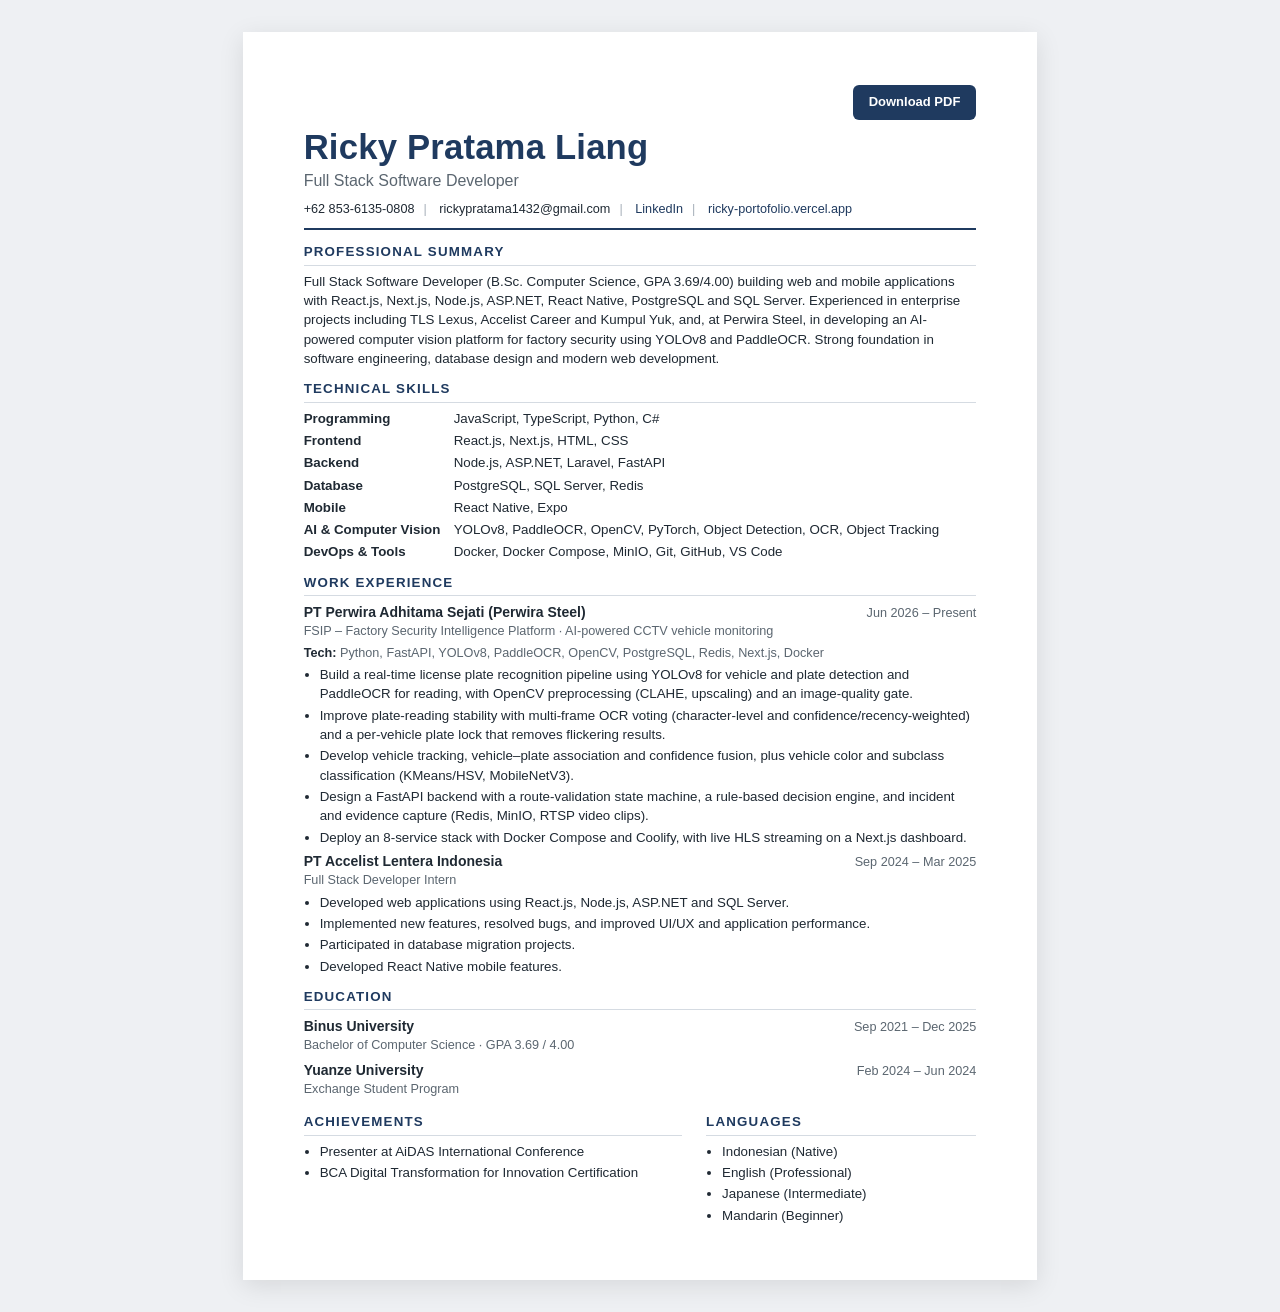
<file: index.html>
<!DOCTYPE html>
<html lang="en">
<head>
    <meta charset="UTF-8">
    <meta name="viewport" content="width=device-width, initial-scale=1.0">
    <title>Ricky Pratama Liang - Resume</title>
    <link rel="stylesheet" href="Style.css">
</head>
<body>

<div class="cv-container">

    <div class="top-actions">
        <a class="btn-download" href="Ricky-Pratama-Liang-CV.pdf" download>Download PDF</a>
    </div>

    <header class="header">
        <h1 class="name">Ricky Pratama Liang</h1>
        <h2 class="job-title">Full Stack Software Developer</h2>
        <p class="contact">
            <span>+62 853-6135-0808</span>
            <span>rickypratama1432@gmail.com</span>
            <a href="https://www.linkedin.com/in/ricky-pratama-liang-95b5472a5" target="_blank">LinkedIn</a>
            <a href="https://ricky-portofolio.vercel.app/" target="_blank">ricky-portofolio.vercel.app</a>
        </p>
    </header>

    <section class="section">
        <h2 class="section-title">Professional Summary</h2>
        <p>
            Full Stack Software Developer (B.Sc. Computer Science, GPA 3.69/4.00) building web and
            mobile applications with React.js, Next.js, Node.js, ASP.NET, React Native, PostgreSQL and
            SQL Server. Experienced in enterprise projects including TLS Lexus, Accelist Career and
            Kumpul Yuk, and, at Perwira Steel, in developing an AI-powered computer vision platform for
            factory security using YOLOv8 and PaddleOCR. Strong foundation in software engineering, database design
            and modern web development.
        </p>
    </section>

    <section class="section">
        <h2 class="section-title">Technical Skills</h2>
        <dl class="skills">
            <dt>Programming</dt><dd>JavaScript, TypeScript, Python, C#</dd>
            <dt>Frontend</dt><dd>React.js, Next.js, HTML, CSS</dd>
            <dt>Backend</dt><dd>Node.js, ASP.NET, Laravel, FastAPI</dd>
            <dt>Database</dt><dd>PostgreSQL, SQL Server, Redis</dd>
            <dt>Mobile</dt><dd>React Native, Expo</dd>
            <dt>AI &amp; Computer Vision</dt><dd>YOLOv8, PaddleOCR, OpenCV, PyTorch, Object Detection, OCR, Object Tracking</dd>
            <dt>DevOps &amp; Tools</dt><dd>Docker, Docker Compose, MinIO, Git, GitHub, VS Code</dd>
        </dl>
    </section>

    <section class="section">
        <h2 class="section-title">Work Experience</h2>
        <div class="entry">
            <div class="entry-head">
                <div>
                    <h3>PT Perwira Adhitama Sejati (Perwira Steel)</h3>
                    <p class="position">FSIP – Factory Security Intelligence Platform · AI-powered CCTV vehicle monitoring</p>
                </div>
                <span class="date">Jun 2026 – Present</span>
            </div>
            <p class="stack"><strong>Tech:</strong> Python, FastAPI, YOLOv8, PaddleOCR, OpenCV, PostgreSQL, Redis, Next.js, Docker</p>
            <ul>
                <li>Build a real-time license plate recognition pipeline using YOLOv8 for vehicle and plate detection and PaddleOCR for reading, with OpenCV preprocessing (CLAHE, upscaling) and an image-quality gate.</li>
                <li>Improve plate-reading stability with multi-frame OCR voting (character-level and confidence/recency-weighted) and a per-vehicle plate lock that removes flickering results.</li>
                <li>Develop vehicle tracking, vehicle–plate association and confidence fusion, plus vehicle color and subclass classification (KMeans/HSV, MobileNetV3).</li>
                <li>Design a FastAPI backend with a route-validation state machine, a rule-based decision engine, and incident and evidence capture (Redis, MinIO, RTSP video clips).</li>
                <li>Deploy an 8-service stack with Docker Compose and Coolify, with live HLS streaming on a Next.js dashboard.</li>
            </ul>
        </div>

        <div class="entry">
            <div class="entry-head">
                <div>
                    <h3>PT Accelist Lentera Indonesia</h3>
                    <p class="position">Full Stack Developer Intern</p>
                </div>
                <span class="date">Sep 2024 – Mar 2025</span>
            </div>
            <ul>
                <li>Developed web applications using React.js, Node.js, ASP.NET and SQL Server.</li>
                <li>Implemented new features, resolved bugs, and improved UI/UX and application performance.</li>
                <li>Participated in database migration projects.</li>
                <li>Developed React Native mobile features.</li>
            </ul>
        </div>
    </section>


    <section class="section">
        <h2 class="section-title">Education</h2>
        <div class="entry-head">
            <div>
                <h3>Binus University</h3>
                <p class="position">Bachelor of Computer Science · GPA 3.69 / 4.00</p>
            </div>
            <span class="date">Sep 2021 – Dec 2025</span>
        </div>
        <div class="entry-head">
            <div>
                <h3>Yuanze University</h3>
                <p class="position">Exchange Student Program</p>
            </div>
            <span class="date">Feb 2024 – Jun 2024</span>
        </div>
    </section>

    <div class="two-col">
        <section class="section">
            <h2 class="section-title">Achievements</h2>
            <ul>
                <li>Presenter at AiDAS International Conference</li>
                <li>BCA Digital Transformation for Innovation Certification</li>
            </ul>
        </section>

        <section class="section">
            <h2 class="section-title">Languages</h2>
            <ul>
                <li>Indonesian (Native)</li>
                <li>English (Professional)</li>
                <li>Japanese (Intermediate)</li>
                <li>Mandarin (Beginner)</li>
            </ul>
        </section>
    </div>

</div>

</body>
</html>
</file>
<file: Style.css>
:root{
    --ink:#1f2933;
    --muted:#5b6670;
    --accent:#1f3a5f;
    --rule:#d5dbe2;
}

*{
    margin:0;
    padding:0;
    box-sizing:border-box;
}

body{
    font-family:"Helvetica Neue", Arial, Helvetica, sans-serif;
    font-size:10pt;
    line-height:1.45;
    color:var(--ink);
    background:#eef0f3;
    padding:32px 16px;
}

.cv-container{
    width:210mm;
    min-height:297mm;
    margin:auto;
    background:#fff;
    padding:14mm 16mm;
    box-shadow:0 6px 24px rgba(0,0,0,.10);
}

.top-actions{
    text-align:right;
    margin-bottom:8px;
}

.btn-download{
    display:inline-block;
    background:var(--accent);
    color:#fff;
    text-decoration:none;
    padding:8px 16px;
    border-radius:6px;
    font-size:13px;
    font-weight:600;
}
.btn-download:hover{ opacity:.9; }

/* Header */
.header{
    padding-bottom:10px;
    border-bottom:2px solid var(--accent);
    margin-bottom:12px;
}
.name{
    font-size:26pt;
    line-height:1.1;
    font-weight:700;
    color:var(--accent);
    letter-spacing:.2px;
}
.job-title{
    font-size:12pt;
    font-weight:500;
    color:var(--muted);
    margin-top:3px;
}
.contact{
    margin-top:8px;
    font-size:9.5pt;
    color:var(--ink);
}
.contact > *:not(:last-child)::after{
    content:"|";
    color:#a7b0ba;
    margin:0 9px;
}
.contact a{ color:var(--accent); text-decoration:none; }
.contact a:hover{ text-decoration:underline; }

/* Sections */
.section{ margin-top:11px; }

.section-title{
    font-size:10pt;
    font-weight:700;
    letter-spacing:1.2px;
    text-transform:uppercase;
    color:var(--accent);
    border-bottom:1px solid var(--rule);
    padding-bottom:3px;
    margin-bottom:6px;
}

p{ text-align:left; }

/* Entries */
.entry{ margin-bottom:4px; break-inside:avoid; }

.entry-head{
    display:flex;
    justify-content:space-between;
    align-items:baseline;
    gap:16px;
    margin-bottom:3px;
    break-inside:avoid;
}
.entry-head + .entry-head{ margin-top:5px; }

h3{ font-size:10.5pt; font-weight:700; }

.position{ color:var(--muted); font-size:9.5pt; }
.date{ color:var(--muted); font-size:9.5pt; white-space:nowrap; }

.stack{ font-size:9.5pt; color:var(--muted); margin:2px 0 3px; }
.stack strong{ color:var(--ink); }

ul{ padding-left:16px; }
li{ margin-bottom:2px; }

/* Skills */
.skills{
    display:grid;
    grid-template-columns:150px 1fr;
    row-gap:3px;
}
.skills dt{ font-weight:700; }

/* Achievements + Languages */
.two-col{
    display:grid;
    grid-template-columns:1.4fr 1fr;
    column-gap:24px;
}

@media screen and (max-width:820px){
    body{ padding:12px; }
    .cv-container{ width:100%; min-height:0; padding:20px; }
    .skills{ grid-template-columns:1fr; }
    .skills dd{ margin-bottom:4px; }
    .entry-head{ flex-direction:column; gap:0; }
    .two-col{ grid-template-columns:1fr; }
    .name{ font-size:22pt; }
}

@page{ size:A4; margin:9mm 14mm; }

@media print{
    body{ background:#fff; padding:0; font-size:9.2pt; line-height:1.34; }
    .section{ margin-top:8px; }
    li{ margin-bottom:1px; }
    .skills{ row-gap:1px; }
    .header{ margin-bottom:8px; }
    .cv-container{ width:auto; min-height:0; padding:0; box-shadow:none; }
    .top-actions{ display:none; }
    a{ color:inherit; }
}
</file>
